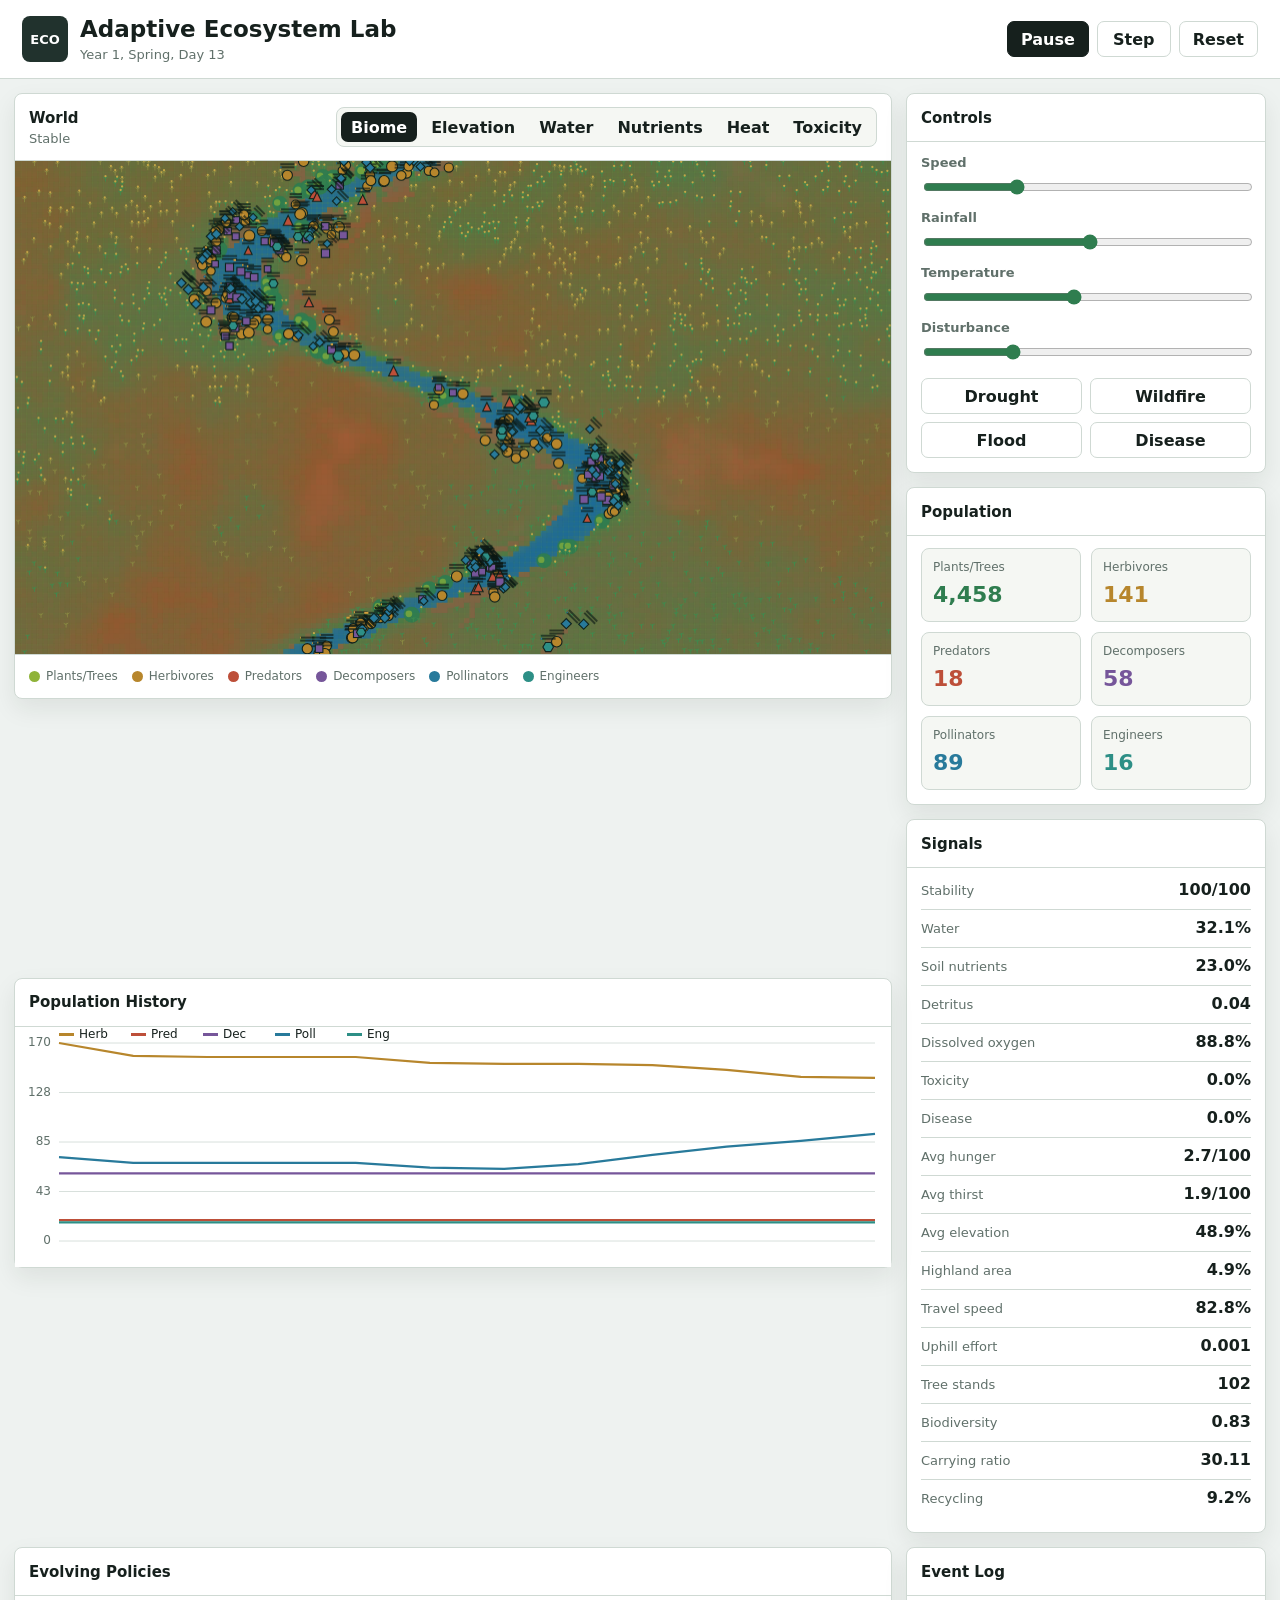
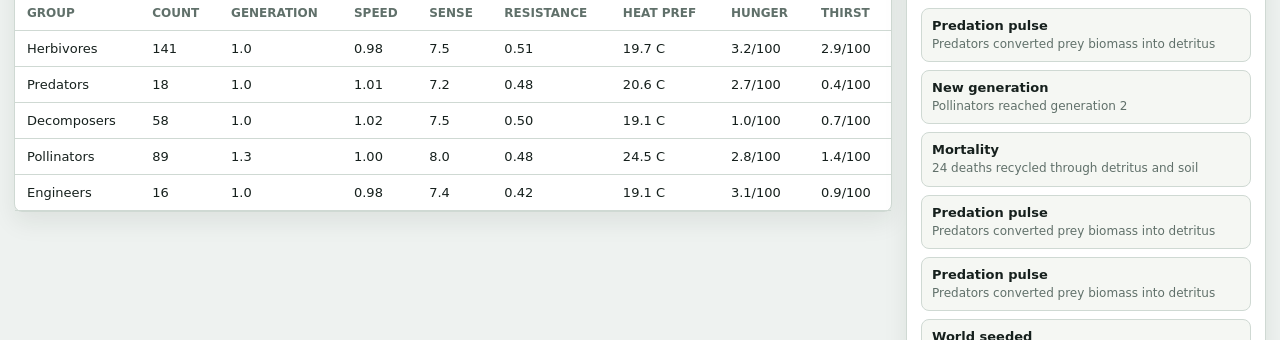
<file: index.html>
<!doctype html>
<html lang="en">
  <head>
    <meta charset="utf-8" />
    <meta name="viewport" content="width=device-width, initial-scale=1" />
    <title>Adaptive Ecosystem Lab</title>
    <meta
      name="description"
      content="A browser-based 2D ecosystem simulator with energy flow, nutrient cycles, evolving agents, seasons, disease, and disturbance."
    />
    <link rel="stylesheet" href="styles.css?v=20260607a" />
    <script src="sim.js?v=20260607a" defer></script>
  </head>
  <body>
    <header class="topbar">
      <div class="brand">
        <div class="brand-mark">ECO</div>
        <div>
          <h1>Adaptive Ecosystem Lab</h1>
          <p id="clockReadout">Year 1, Spring, Day 1</p>
        </div>
      </div>
      <div class="top-actions">
        <button id="runToggle" class="primary" type="button">Pause</button>
        <button id="stepOnce" type="button">Step</button>
        <button id="resetWorld" type="button">Reset</button>
      </div>
    </header>

    <main class="dashboard">
      <section class="world-panel">
        <div class="panel-head">
          <div>
            <h2>World</h2>
            <p id="systemReadout">Stable</p>
          </div>
          <div class="segmented" aria-label="Map overlay">
            <button class="active" type="button" data-overlay="biome">Biome</button>
            <button type="button" data-overlay="elevation">Elevation</button>
            <button type="button" data-overlay="water">Water</button>
            <button type="button" data-overlay="nutrients">Nutrients</button>
            <button type="button" data-overlay="temperature">Heat</button>
            <button type="button" data-overlay="toxicity">Toxicity</button>
          </div>
        </div>
        <div class="canvas-wrap">
          <canvas id="worldCanvas" aria-label="2D ecosystem world"></canvas>
        </div>
        <div class="legend" aria-label="Organism legend">
          <span><i class="swatch plant"></i>Plants/Trees</span>
          <span><i class="swatch herbivore"></i>Herbivores</span>
          <span><i class="swatch predator"></i>Predators</span>
          <span><i class="swatch decomposer"></i>Decomposers</span>
          <span><i class="swatch pollinator"></i>Pollinators</span>
          <span><i class="swatch engineer"></i>Engineers</span>
        </div>
      </section>

      <aside class="side-panel">
        <section class="panel">
          <div class="panel-head compact">
            <h2>Controls</h2>
          </div>
          <div class="controls">
            <label>
              Speed
              <input id="speedControl" type="range" min="1" max="12" value="4" />
            </label>
            <label>
              Rainfall
              <input id="rainfallControl" type="range" min="15" max="100" value="58" />
            </label>
            <label>
              Temperature
              <input id="temperatureControl" type="range" min="-25" max="30" value="0" />
            </label>
            <label>
              Disturbance
              <input id="disturbanceControl" type="range" min="0" max="100" value="26" />
            </label>
          </div>
          <div class="event-buttons">
            <button type="button" data-event="drought">Drought</button>
            <button type="button" data-event="fire">Wildfire</button>
            <button type="button" data-event="flood">Flood</button>
            <button type="button" data-event="disease">Disease</button>
          </div>
        </section>

        <section class="panel">
          <div class="panel-head compact">
            <h2>Population</h2>
          </div>
          <div id="metricGrid" class="metric-grid"></div>
        </section>

        <section class="panel">
          <div class="panel-head compact">
            <h2>Signals</h2>
          </div>
          <dl id="signalList" class="signal-list"></dl>
        </section>
      </aside>

      <section class="panel chart-panel">
        <div class="panel-head compact">
          <h2>Population History</h2>
        </div>
        <canvas id="historyCanvas" aria-label="Population history chart"></canvas>
      </section>

      <section class="panel traits-panel">
        <div class="panel-head compact">
          <h2>Evolving Policies</h2>
        </div>
        <div class="table-wrap">
          <table>
            <thead>
              <tr>
                <th>Group</th>
                <th>Count</th>
                <th>Generation</th>
                <th>Speed</th>
                <th>Sense</th>
                <th>Resistance</th>
                <th>Heat Pref</th>
                <th>Hunger</th>
                <th>Thirst</th>
              </tr>
            </thead>
            <tbody id="traitRows"></tbody>
          </table>
        </div>
      </section>

      <section class="panel event-panel">
        <div class="panel-head compact">
          <h2>Event Log</h2>
        </div>
        <div id="eventLog" class="event-log"></div>
      </section>
    </main>
  </body>
</html>
</file>
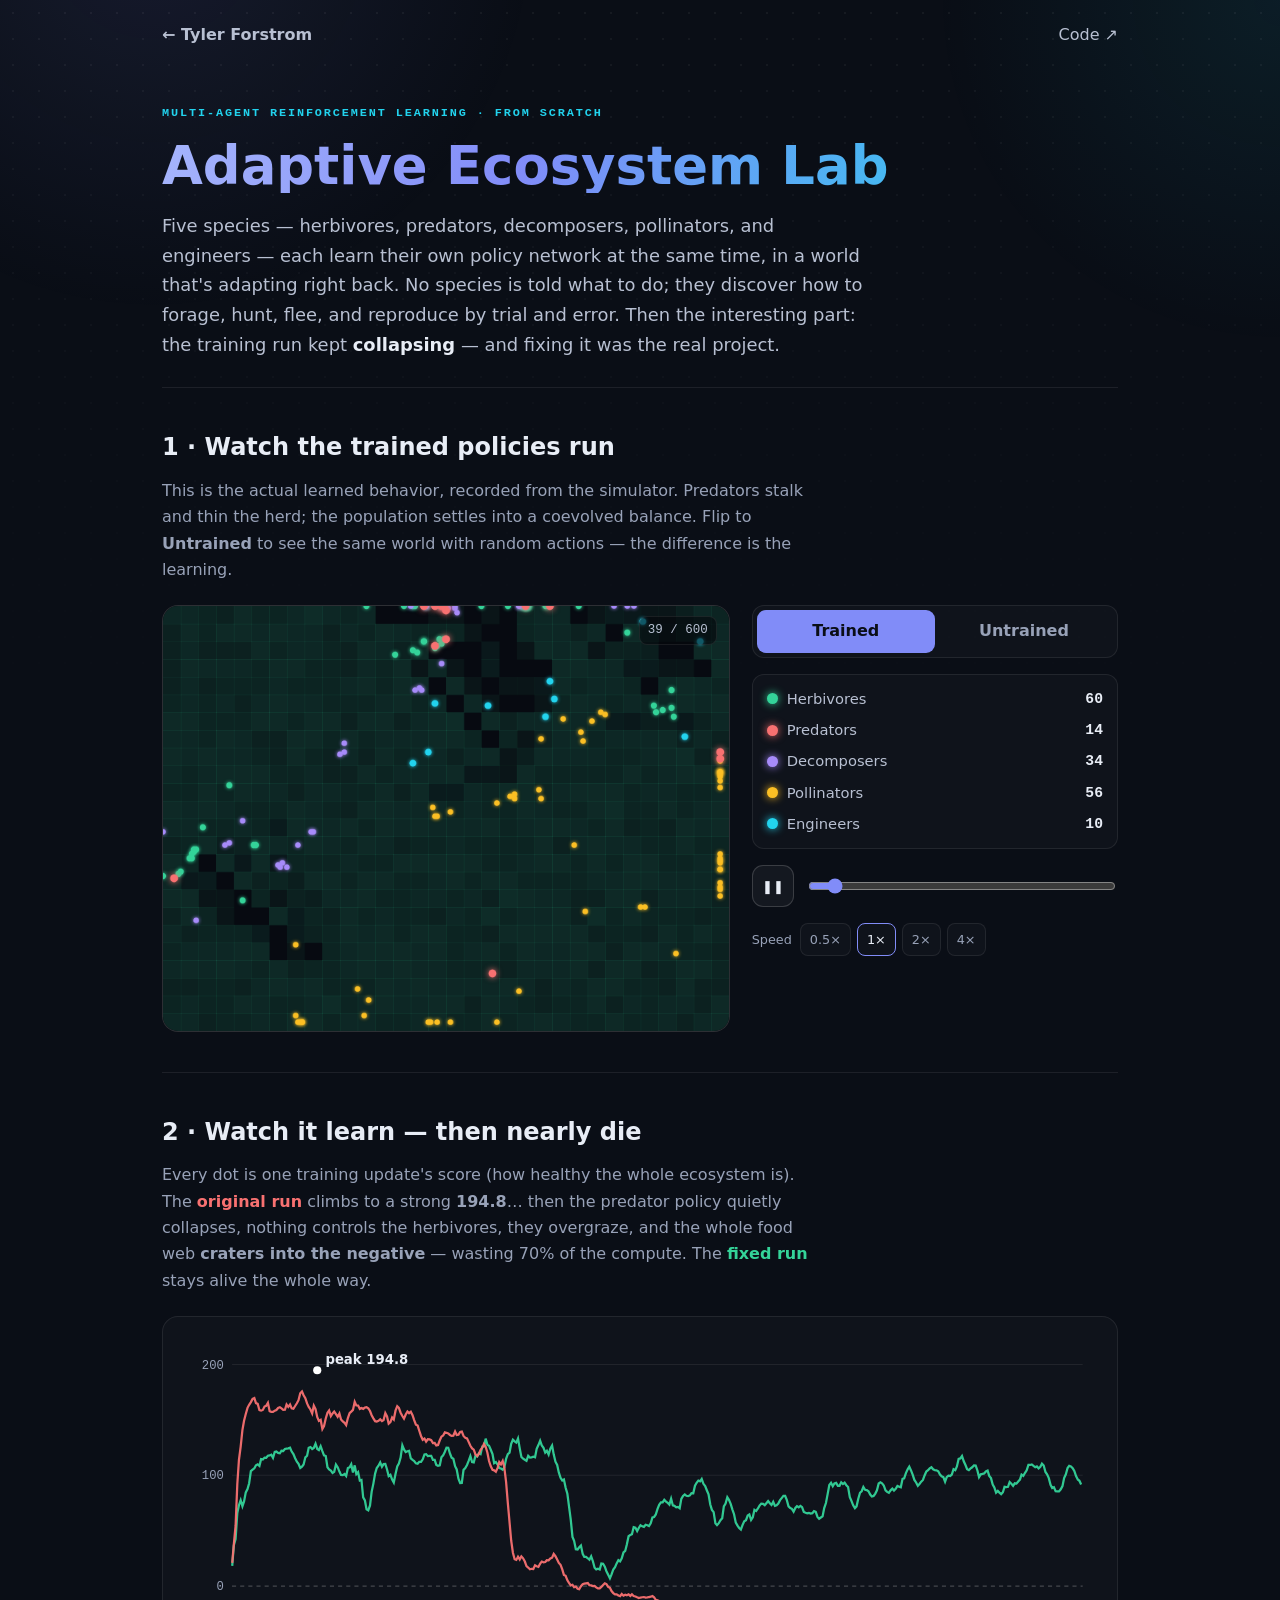
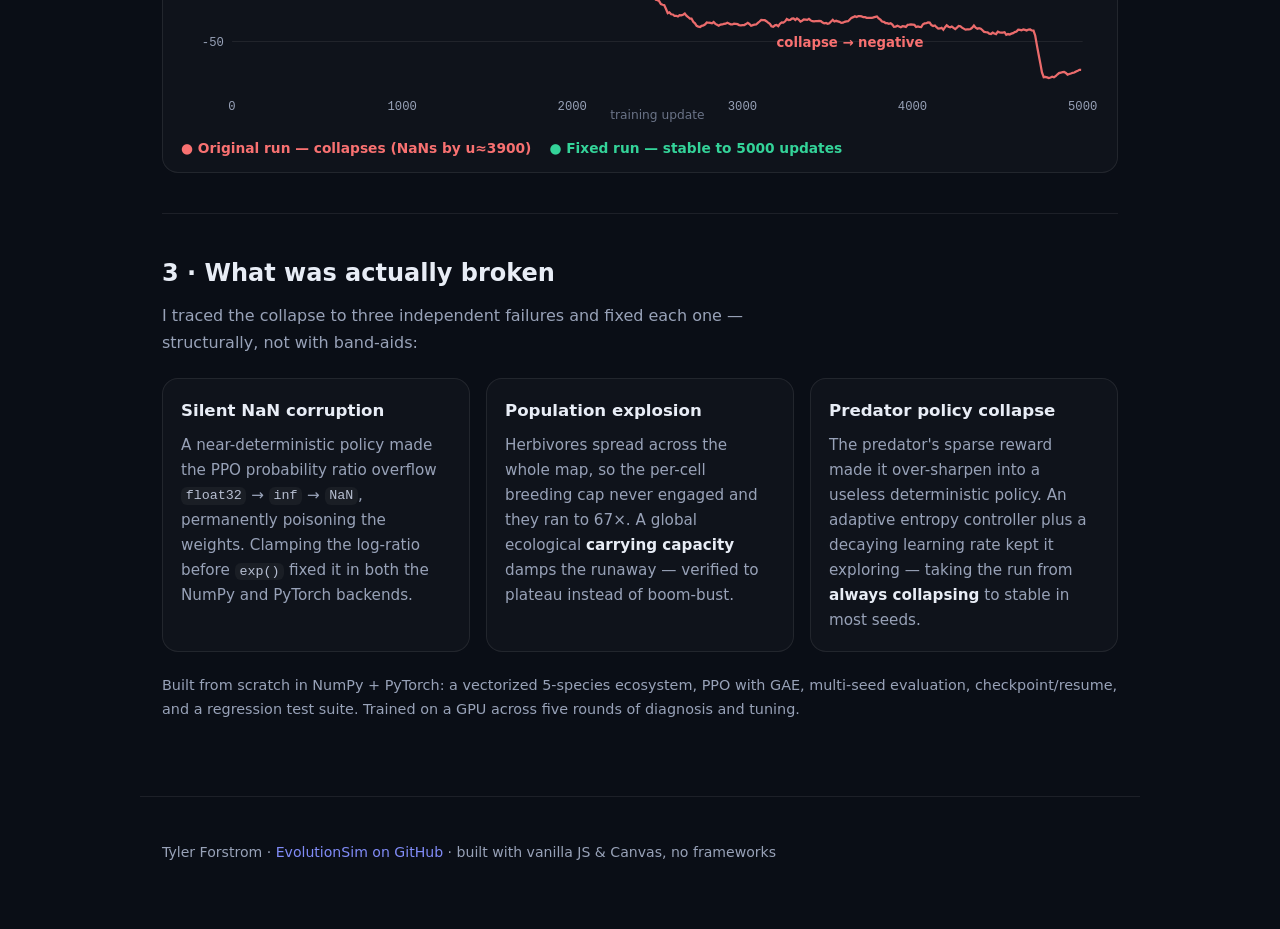
<file: web/index.html>
<!doctype html>
<html lang="en">
  <head>
    <meta charset="utf-8" />
    <meta name="viewport" content="width=device-width, initial-scale=1" />
    <meta name="color-scheme" content="dark" />
    <meta name="theme-color" content="#0a0e16" />
    <title>Adaptive Ecosystem Lab — Coevolutionary RL</title>
    <meta
      name="description"
      content="Five species learn to survive together with from-scratch multi-agent reinforcement learning — and the story of catching the training run collapse into NaNs and engineering the fix. Live demo."
    />
    <meta property="og:title" content="Adaptive Ecosystem Lab — Coevolutionary RL" />
    <meta property="og:description" content="Watch five species learn to coexist — and how I diagnosed and fixed a training collapse." />
    <link rel="icon" href="data:image/svg+xml,%3Csvg xmlns='http://www.w3.org/2000/svg' viewBox='0 0 16 16'%3E%3Crect width='16' height='16' rx='3' fill='%230a0e16'/%3E%3Ccircle cx='5' cy='6' r='2' fill='%2334d399'/%3E%3Ccircle cx='11' cy='7' r='2' fill='%23f87171'/%3E%3Ccircle cx='8' cy='11.5' r='2' fill='%2322d3ee'/%3E%3C/svg%3E" />
    <link rel="stylesheet" href="demo.css" />
  </head>
  <body>
    <div class="bg-grid" aria-hidden="true"></div>

    <header class="top">
      <a class="back" href="https://tylerforstrom.com">← Tyler Forstrom</a>
      <nav class="top-links">
        <a href="https://github.com/TylerJForstrom/EvolutionSim" target="_blank" rel="noopener">Code ↗</a>
      </nav>
    </header>

    <main>
      <!-- HERO -->
      <section class="hero">
        <p class="eyebrow">Multi-agent reinforcement learning · from scratch</p>
        <h1>Adaptive Ecosystem Lab</h1>
        <p class="lede">
          Five species — herbivores, predators, decomposers, pollinators, and
          engineers — each learn their own policy network at the same time, in a
          world that's adapting right back. No species is told what to do; they
          discover how to forage, hunt, flee, and reproduce by trial and error.
          Then the interesting part: the training run kept
          <em>collapsing</em> — and fixing it was the real project.
        </p>
      </section>

      <!-- SIM -->
      <section class="block">
        <div class="block-head">
          <h2>1 · Watch the trained policies run</h2>
          <p>
            This is the actual learned behavior, recorded from the simulator.
            Predators stalk and thin the herd; the population settles into a
            coevolved balance. Flip to <strong>Untrained</strong> to see the same
            world with random actions — the difference is the learning.
          </p>
        </div>

        <div class="sim-wrap">
          <div class="sim-stage">
            <canvas id="eco" width="768" height="576" aria-label="Live ecosystem simulation"></canvas>
            <div class="sim-tick"><span id="tickNow">0</span> / <span id="tickMax">600</span></div>
          </div>

          <div class="sim-side">
            <div class="seg" role="group" aria-label="Policy">
              <button id="modeTrained" class="seg-btn active" aria-pressed="true">Trained</button>
              <button id="modeRandom" class="seg-btn" aria-pressed="false">Untrained</button>
            </div>

            <div class="legend" id="legend"><!-- filled by JS --></div>

            <div class="controls">
              <button id="playBtn" class="ctl-play" aria-label="Pause">❚❚</button>
              <input id="scrub" class="scrub" type="range" min="0" max="599" value="0" aria-label="Scrub timeline" />
            </div>
            <div class="speed" role="group" aria-label="Speed">
              <span class="speed-lbl">Speed</span>
              <button class="spd" data-s="0.5">0.5×</button>
              <button class="spd active" data-s="1">1×</button>
              <button class="spd" data-s="2">2×</button>
              <button class="spd" data-s="4">4×</button>
            </div>
          </div>
        </div>
      </section>

      <!-- TRAINING STORY -->
      <section class="block">
        <div class="block-head">
          <h2>2 · Watch it learn — then nearly die</h2>
          <p>
            Every dot is one training update's score (how healthy the whole
            ecosystem is). The <span class="k k-bad">original run</span> climbs
            to a strong <strong>194.8</strong>… then the predator policy quietly
            collapses, nothing controls the herbivores, they overgraze, and the
            whole food web <strong>craters into the negative</strong> — wasting
            70% of the compute. The <span class="k k-good">fixed run</span>
            stays alive the whole way.
          </p>
        </div>

        <div class="chart-card">
          <svg id="chart" viewBox="0 0 900 380" role="img" aria-label="Training score over time: original run collapses, fixed run stays stable"></svg>
          <div class="chart-legend">
            <span class="k k-bad">● Original run — collapses (NaNs by u≈3900)</span>
            <span class="k k-good">● Fixed run — stable to 5000 updates</span>
          </div>
        </div>
      </section>

      <!-- THE FIX -->
      <section class="block">
        <div class="block-head">
          <h2>3 · What was actually broken</h2>
          <p>I traced the collapse to three independent failures and fixed each one — structurally, not with band-aids:</p>
        </div>
        <div class="fix-grid">
          <article class="fix">
            <h3>Silent NaN corruption</h3>
            <p>
              A near-deterministic policy made the PPO probability ratio overflow
              <code>float32</code> → <code>inf</code> → <code>NaN</code>, permanently
              poisoning the weights. Clamping the log-ratio before <code>exp()</code>
              fixed it in both the NumPy and PyTorch backends.
            </p>
          </article>
          <article class="fix">
            <h3>Population explosion</h3>
            <p>
              Herbivores spread across the whole map, so the per-cell breeding cap
              never engaged and they ran to 67×. A global ecological
              <em>carrying capacity</em> damps the runaway — verified to plateau
              instead of boom-bust.
            </p>
          </article>
          <article class="fix">
            <h3>Predator policy collapse</h3>
            <p>
              The predator's sparse reward made it over-sharpen into a useless
              deterministic policy. An adaptive entropy controller plus a decaying
              learning rate kept it exploring — taking the run from
              <em>always collapsing</em> to stable in most seeds.
            </p>
          </article>
        </div>
        <p class="footnote">
          Built from scratch in NumPy + PyTorch: a vectorized 5-species ecosystem,
          PPO with GAE, multi-seed evaluation, checkpoint/resume, and a regression
          test suite. Trained on a GPU across five rounds of diagnosis and tuning.
        </p>
      </section>
    </main>

    <footer class="foot">
      <p>
        Tyler Forstrom ·
        <a href="https://github.com/TylerJForstrom/EvolutionSim" target="_blank" rel="noopener">EvolutionSim on GitHub</a>
        · built with vanilla JS &amp; Canvas, no frameworks
      </p>
    </footer>

    <script src="demo.js" defer></script>
  </body>
</html>
</file>
<file: styles.css>
:root {
  color-scheme: light;
  --bg: #eef2f0;
  --surface: #ffffff;
  --surface-2: #f5f7f3;
  --ink: #16201d;
  --muted: #60706a;
  --border: #cfd9d3;
  --shadow: 0 10px 24px rgba(24, 36, 31, 0.08);
  --green: #2f7d4f;
  --lime: #8fb339;
  --blue: #287a9b;
  --red: #bd4f39;
  --gold: #b7862c;
  --purple: #76569a;
  --teal: #2d8f86;
  --soil: #8a6d4c;
}

* {
  box-sizing: border-box;
}

body {
  margin: 0;
  min-width: 320px;
  background: var(--bg);
  color: var(--ink);
  font-family:
    Inter, ui-sans-serif, system-ui, -apple-system, BlinkMacSystemFont, "Segoe UI",
    sans-serif;
  letter-spacing: 0;
}

button,
input,
table {
  font: inherit;
}

button {
  min-height: 36px;
  border: 1px solid var(--border);
  border-radius: 7px;
  background: var(--surface);
  color: var(--ink);
  cursor: pointer;
  font-weight: 700;
}

button:hover {
  border-color: #91a39b;
}

button.primary,
.segmented button.active {
  background: var(--ink);
  border-color: var(--ink);
  color: #ffffff;
}

h1,
h2,
p {
  margin: 0;
}

h1 {
  font-size: 23px;
  line-height: 1.15;
}

h2 {
  font-size: 15px;
  line-height: 1.2;
}

.topbar {
  display: flex;
  align-items: center;
  justify-content: space-between;
  gap: 18px;
  min-height: 76px;
  padding: 16px 22px;
  background: var(--surface);
  border-bottom: 1px solid var(--border);
}

.brand {
  display: flex;
  align-items: center;
  gap: 12px;
  min-width: 0;
}

.brand-mark {
  display: grid;
  width: 46px;
  height: 46px;
  flex: 0 0 46px;
  place-items: center;
  border-radius: 8px;
  background: #21322d;
  color: #ffffff;
  font-size: 13px;
  font-weight: 900;
}

#clockReadout,
#systemReadout {
  margin-top: 4px;
  color: var(--muted);
  font-size: 13px;
}

.top-actions,
.event-buttons {
  display: flex;
  align-items: center;
  gap: 8px;
  flex-wrap: wrap;
}

.top-actions button {
  min-width: 74px;
  padding: 0 13px;
}

.dashboard {
  display: grid;
  grid-template-columns: minmax(0, 1fr) 360px;
  grid-template-areas:
    "world side"
    "chart side"
    "traits events";
  align-items: start;
  gap: 14px;
  width: min(1600px, 100%);
  margin: 0 auto;
  padding: 14px;
}

.panel,
.world-panel {
  background: var(--surface);
  border: 1px solid var(--border);
  border-radius: 8px;
  box-shadow: var(--shadow);
}

.world-panel {
  grid-area: world;
  min-width: 0;
  align-self: start;
  height: fit-content;
}

.side-panel {
  grid-area: side;
  display: grid;
  align-content: start;
  gap: 14px;
}

.chart-panel {
  grid-area: chart;
  min-width: 0;
}

.traits-panel {
  grid-area: traits;
  min-width: 0;
}

.event-panel {
  grid-area: events;
  min-width: 0;
}

.panel-head {
  display: flex;
  align-items: center;
  justify-content: space-between;
  gap: 12px;
  min-height: 58px;
  padding: 13px 14px;
  border-bottom: 1px solid var(--border);
}

.panel-head.compact {
  min-height: 48px;
}

.segmented {
  display: flex;
  align-items: center;
  gap: 4px;
  padding: 4px;
  border: 1px solid var(--border);
  border-radius: 8px;
  background: var(--surface-2);
  overflow-x: auto;
}

.segmented button {
  min-height: 30px;
  padding: 0 10px;
  border: 0;
  background: transparent;
  white-space: nowrap;
}

.canvas-wrap {
  position: relative;
  width: 100%;
  aspect-ratio: 16 / 9;
  min-height: 420px;
  background: #13201c;
  overflow: hidden;
}

#worldCanvas,
#historyCanvas {
  display: block;
  width: 100%;
}

#worldCanvas {
  height: 100%;
}

#historyCanvas {
  height: 240px;
}

.legend {
  display: flex;
  align-items: center;
  gap: 14px;
  flex-wrap: wrap;
  min-height: 44px;
  padding: 10px 14px;
  border-top: 1px solid var(--border);
  color: var(--muted);
  font-size: 12px;
}

.legend span {
  display: inline-flex;
  align-items: center;
  gap: 6px;
  white-space: nowrap;
}

.swatch {
  width: 11px;
  height: 11px;
  border-radius: 50%;
  display: inline-block;
}

.swatch.plant {
  background: var(--lime);
}

.swatch.herbivore {
  background: var(--gold);
}

.swatch.predator {
  background: var(--red);
}

.swatch.decomposer {
  background: var(--purple);
}

.swatch.pollinator {
  background: var(--blue);
}

.swatch.engineer {
  background: var(--teal);
}

.controls {
  display: grid;
  gap: 13px;
  padding: 13px 14px 4px;
}

.controls label {
  display: grid;
  gap: 7px;
  color: var(--muted);
  font-size: 13px;
  font-weight: 700;
}

input[type="range"] {
  width: 100%;
  accent-color: var(--green);
}

.event-buttons {
  padding: 12px 14px 14px;
}

.event-buttons button {
  flex: 1 1 130px;
  padding: 0 8px;
}

.metric-grid {
  display: grid;
  grid-template-columns: repeat(2, minmax(0, 1fr));
  gap: 10px;
  padding: 12px 14px 14px;
}

.metric {
  min-height: 74px;
  padding: 11px;
  border: 1px solid var(--border);
  border-radius: 8px;
  background: var(--surface-2);
}

.metric span {
  display: block;
  color: var(--muted);
  font-size: 12px;
  line-height: 1.25;
}

.metric strong {
  display: block;
  margin-top: 8px;
  font-size: 22px;
  line-height: 1.05;
  font-variant-numeric: tabular-nums;
}

.metric.producers strong {
  color: var(--green);
}

.metric.herbivores strong {
  color: var(--gold);
}

.metric.predators strong {
  color: var(--red);
}

.metric.decomposers strong {
  color: var(--purple);
}

.metric.pollinators strong {
  color: var(--blue);
}

.metric.engineers strong {
  color: var(--teal);
}

.signal-list {
  display: grid;
  gap: 8px;
  margin: 0;
  padding: 12px 14px 14px;
}

.signal-list div {
  display: grid;
  grid-template-columns: minmax(0, 1fr) auto;
  align-items: baseline;
  gap: 10px;
  min-height: 30px;
  border-bottom: 1px solid var(--border);
}

.signal-list div:last-child {
  border-bottom: 0;
}

.signal-list dt {
  color: var(--muted);
  font-size: 13px;
}

.signal-list dd {
  margin: 0;
  font-weight: 800;
  font-variant-numeric: tabular-nums;
}

.table-wrap {
  overflow: auto;
}

table {
  width: 100%;
  border-collapse: collapse;
  min-width: 720px;
}

th,
td {
  padding: 10px 12px;
  border-bottom: 1px solid var(--border);
  text-align: left;
  white-space: nowrap;
  font-size: 13px;
}

th {
  color: var(--muted);
  font-size: 12px;
  font-weight: 800;
  text-transform: uppercase;
}

tbody tr:hover {
  background: #f7faf7;
}

.event-log {
  display: grid;
  gap: 8px;
  padding: 12px 14px 14px;
}

.event-item {
  display: grid;
  gap: 3px;
  padding: 9px 10px;
  border: 1px solid var(--border);
  border-radius: 8px;
  background: var(--surface-2);
}

.event-item strong {
  font-size: 13px;
}

.event-item span {
  color: var(--muted);
  font-size: 12px;
  line-height: 1.35;
}

@media (max-width: 1180px) {
  .dashboard {
    grid-template-columns: 1fr;
    grid-template-areas:
      "world"
      "side"
      "chart"
      "traits"
      "events";
  }

  .side-panel {
    grid-template-columns: repeat(3, minmax(0, 1fr));
  }
}

@media (max-width: 820px) {
  .topbar {
    display: grid;
    align-items: start;
  }

  .side-panel {
    grid-template-columns: 1fr;
  }

  .panel-head {
    align-items: flex-start;
    flex-direction: column;
  }

  .canvas-wrap {
    min-height: 360px;
  }
}

@media (max-width: 560px) {
  .dashboard {
    padding: 10px;
  }

  .segmented {
    width: 100%;
    flex-wrap: wrap;
    overflow: visible;
  }

  .segmented button {
    flex: 1 1 86px;
  }

  .metric-grid {
    grid-template-columns: 1fr;
  }

  .canvas-wrap {
    min-height: 320px;
  }
}
</file>
<file: web/demo.css>
/* Adaptive Ecosystem Lab — demo. Matches the portfolio "Engineered dark" theme.
   Dependency-free: no fonts, no frameworks. */
:root {
  --bg: #0a0e16;
  --panel: rgba(255, 255, 255, 0.025);
  --panel-2: rgba(255, 255, 255, 0.045);
  --border: rgba(255, 255, 255, 0.08);
  --border-strong: rgba(255, 255, 255, 0.16);
  --ink: #e8edf6;
  --muted: #98a2b8;
  --soft: #b8c0d2;
  --accent: #818cf8;
  --accent-2: #22d3ee;
  --good: #34d399;
  --bad: #f87171;
  --grad: linear-gradient(100deg, #a5b4fc 0%, #818cf8 38%, #22d3ee 100%);
  --radius: 16px;
  --mono: ui-monospace, "SF Mono", "Cascadia Code", "JetBrains Mono", Menlo, Consolas, monospace;
  --max: 1000px;

  /* species palette */
  --sp-herb: #34d399;
  --sp-pred: #f87171;
  --sp-deco: #a78bfa;
  --sp-poll: #fbbf24;
  --sp-engi: #22d3ee;
}

* { box-sizing: border-box; }
html { scroll-behavior: smooth; }
body {
  margin: 0;
  font-family: system-ui, -apple-system, "Segoe UI", Roboto, Helvetica, Arial, sans-serif;
  color: var(--ink);
  background: var(--bg);
  line-height: 1.65;
  overflow-x: hidden;
}
.bg-grid {
  position: fixed; inset: 0; z-index: -2;
  background-image: radial-gradient(circle at center, rgba(255,255,255,0.05) 1px, transparent 1.3px);
  background-size: 26px 26px;
  -webkit-mask-image: linear-gradient(180deg, #000 0%, rgba(0,0,0,0.18) 62%, transparent 100%);
  mask-image: linear-gradient(180deg, #000 0%, rgba(0,0,0,0.18) 62%, transparent 100%);
}
body::after {
  content: ""; position: fixed; inset: 0; z-index: -3; pointer-events: none;
  background:
    radial-gradient(40rem 40rem at 12% -8%, rgba(129,140,248,0.10), transparent 60%),
    radial-gradient(36rem 36rem at 100% 0%, rgba(34,211,238,0.08), transparent 60%);
}

a { color: var(--accent); text-decoration: none; }
a:hover { text-decoration: underline; }
code { font-family: var(--mono); font-size: 0.88em; background: var(--panel-2); padding: 0.1em 0.35em; border-radius: 6px; color: var(--soft); }
em { color: var(--ink); font-style: normal; font-weight: 600; }

/* header */
.top {
  display: flex; align-items: center; justify-content: space-between;
  max-width: var(--max); margin: 0 auto; padding: 22px 22px 0;
}
.back { color: var(--soft); font-weight: 600; }
.top-links a { color: var(--soft); }

main { max-width: var(--max); margin: 0 auto; padding: 0 22px; }

/* hero */
.hero { padding: 56px 0 28px; }
.eyebrow {
  text-transform: uppercase; letter-spacing: 0.16em; font-size: 0.74rem;
  font-weight: 700; color: var(--accent-2); margin: 0 0 14px; font-family: var(--mono);
}
.hero h1 {
  font-size: clamp(2.1rem, 5vw, 3.3rem); line-height: 1.05; margin: 0 0 18px;
  background: var(--grad); -webkit-background-clip: text; background-clip: text; color: transparent;
}
.lede { font-size: 1.12rem; color: var(--soft); max-width: 62ch; margin: 0; }

/* section blocks */
.block { padding: 40px 0; border-top: 1px solid var(--border); }
.block-head h2 { font-size: 1.5rem; margin: 0 0 10px; }
.block-head p { color: var(--muted); max-width: 64ch; margin: 0 0 22px; }

/* ---- simulation ---- */
.sim-wrap { display: grid; grid-template-columns: minmax(0, 1.55fr) minmax(220px, 1fr); gap: 22px; align-items: start; }
.sim-stage { position: relative; border: 1px solid var(--border-strong); border-radius: var(--radius); overflow: hidden; background: #05070d; }
#eco { display: block; width: 100%; height: auto; aspect-ratio: 4 / 3; }
.sim-tick {
  position: absolute; top: 10px; right: 12px; font-family: var(--mono); font-size: 0.78rem;
  color: var(--soft); background: rgba(5,7,13,0.6); padding: 3px 8px; border-radius: 8px; border: 1px solid var(--border);
}

.sim-side { display: flex; flex-direction: column; gap: 16px; }

.seg { display: flex; background: var(--panel); border: 1px solid var(--border); border-radius: 12px; padding: 4px; }
.seg-btn { flex: 1; background: none; border: 0; color: var(--muted); font: inherit; font-weight: 600; padding: 8px 6px; border-radius: 9px; cursor: pointer; transition: 0.15s; }
.seg-btn.active { background: var(--accent); color: #0a0e16; }

.legend { display: flex; flex-direction: column; gap: 7px; background: var(--panel); border: 1px solid var(--border); border-radius: 12px; padding: 12px 14px; }
.leg-row { display: flex; align-items: center; gap: 9px; font-size: 0.92rem; }
.leg-dot { width: 11px; height: 11px; border-radius: 50%; flex: none; box-shadow: 0 0 8px currentColor; }
.leg-name { color: var(--soft); }
.leg-count { margin-left: auto; font-family: var(--mono); color: var(--ink); font-weight: 600; }

.controls { display: flex; align-items: center; gap: 12px; }
.ctl-play { width: 42px; height: 42px; flex: none; border-radius: 11px; border: 1px solid var(--border-strong); background: var(--panel-2); color: var(--ink); font-size: 0.8rem; cursor: pointer; }
.ctl-play:hover { border-color: var(--accent); }
.scrub { flex: 1; accent-color: var(--accent); }
.speed { display: flex; align-items: center; gap: 6px; }
.speed-lbl { font-size: 0.8rem; color: var(--muted); margin-right: 2px; }
.spd { background: var(--panel); border: 1px solid var(--border); color: var(--muted); font: inherit; font-size: 0.8rem; padding: 5px 9px; border-radius: 8px; cursor: pointer; }
.spd.active { color: var(--ink); border-color: var(--accent); }

/* ---- chart ---- */
.chart-card { background: var(--panel); border: 1px solid var(--border); border-radius: var(--radius); padding: 18px 18px 12px; }
#chart { width: 100%; height: auto; }
.chart-legend { display: flex; gap: 18px; flex-wrap: wrap; margin-top: 6px; font-size: 0.86rem; }
.k { font-weight: 600; }
.k-bad { color: var(--bad); }
.k-good { color: var(--good); }

/* ---- fixes ---- */
.fix-grid { display: grid; grid-template-columns: repeat(auto-fit, minmax(240px, 1fr)); gap: 16px; }
.fix { background: var(--panel); border: 1px solid var(--border); border-radius: var(--radius); padding: 18px 18px; }
.fix h3 { margin: 0 0 8px; font-size: 1.04rem; }
.fix p { margin: 0; color: var(--muted); font-size: 0.95rem; }
.footnote { color: var(--muted); font-size: 0.9rem; margin-top: 22px; }

/* footer */
.foot { max-width: var(--max); margin: 0 auto; padding: 30px 22px 50px; border-top: 1px solid var(--border); color: var(--muted); font-size: 0.88rem; margin-top: 20px; }

@media (max-width: 760px) {
  .sim-wrap { grid-template-columns: 1fr; }
}
</file>
